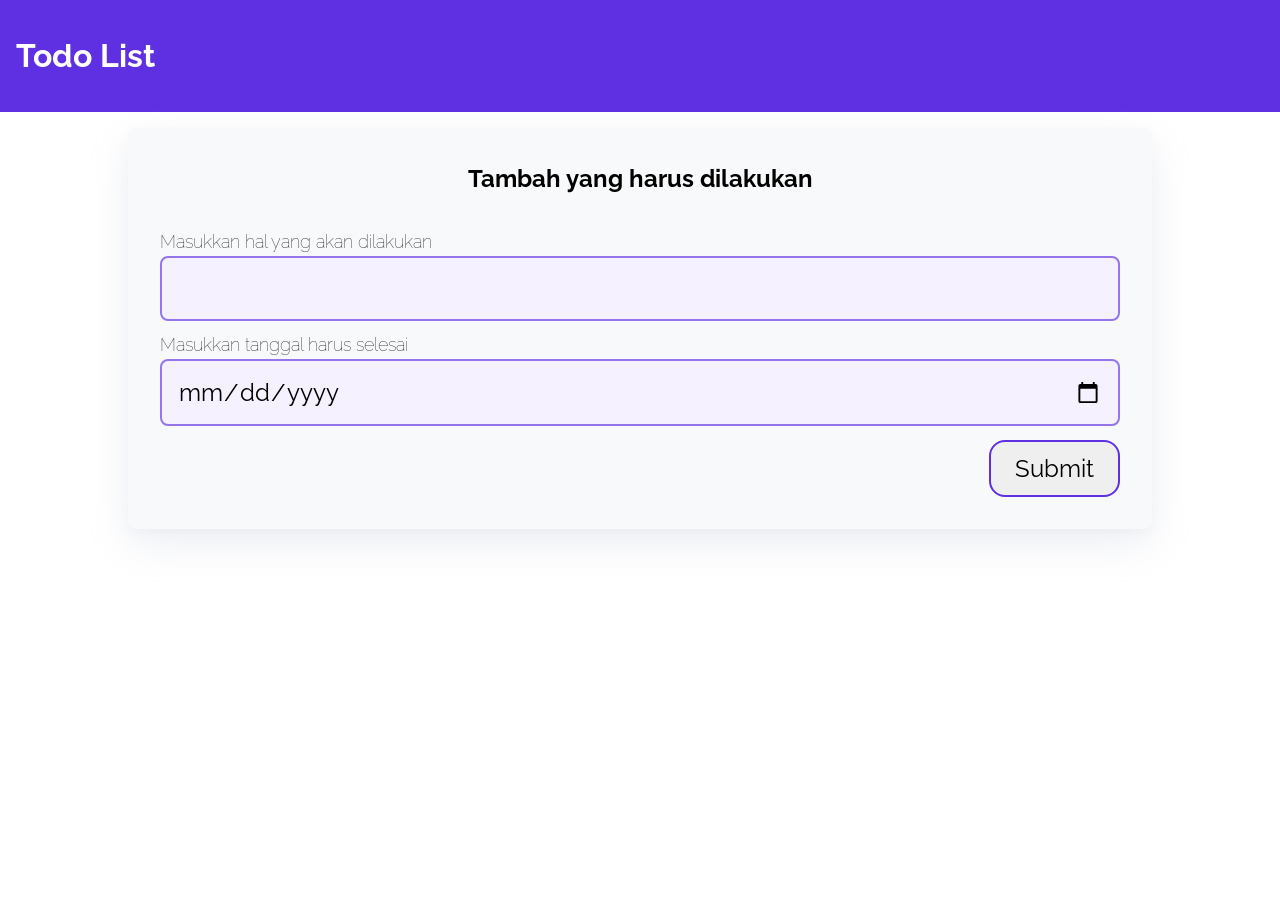
<file: index.html>
<!DOCTYPE html>
<html lang="en">
<head>
  <meta charset="UTF-8">
  <meta http-equiv="X-UA-Compatible" content="IE=edge">
  <meta name="viewport" content="width=device-width, initial-scale=1.0">
  
  <title>Todo Apps</title>
  <link rel="stylesheet" href="css/style.css">
</head>
<body>
<header>
  <h1>Todo List</h1>
</header>

<div class="wrapper">
  <div class="container bg-white shadow" id="add-todo">
    <h2 class="container-header text-center">Tambah yang harus dilakukan</h2>
    <form class="form" action="#" id="form">
      <div class="form-group form-title">
        <label for="title">Masukkan hal yang akan dilakukan</label>
        <input type="text" id="title" name="title" required>
      </div>
      <div class="form-group form-title">
        <label for="date">Masukkan tanggal harus selesai</label>
        <input type="date" id="date" name="date" required>
      </div>
      <input type="submit" value="Submit" name="Submit" class="btn-submit">
    </form>
  </div>
</div>

</body>
</html>
</file>
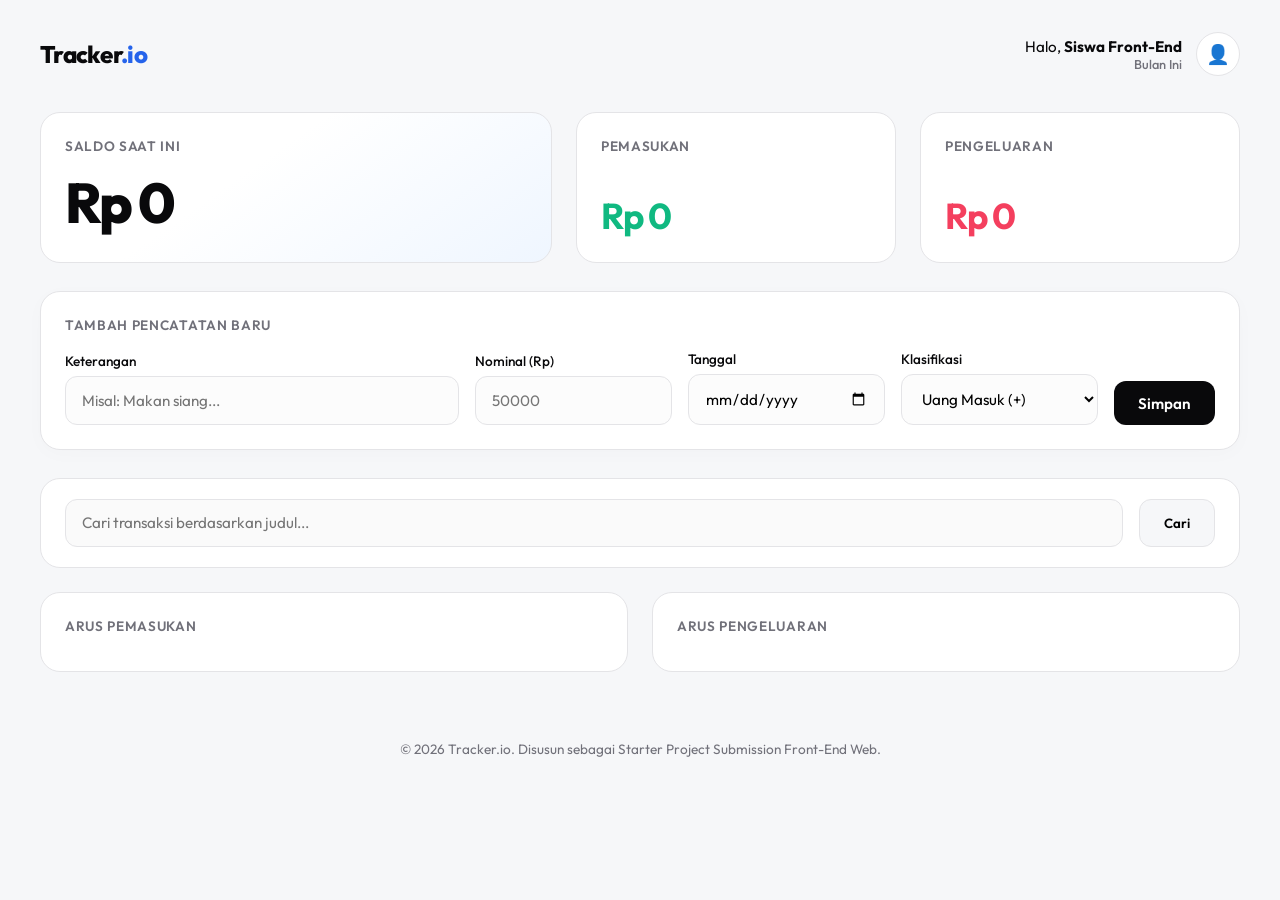
<file: expense-tracker-starter-project/index.html>
<!DOCTYPE html>
<html lang="id">
<head>
  <meta charset="UTF-8">
  <meta name="viewport" content="width=device-width, initial-scale=1.0">
  <title>Expense Tracker App</title>
  <link rel="stylesheet" href="style.css">
</head>
<body>

  <div class="tracker-app">

    <header class="tracker-header">
      <h1 class="tracker-header__title">Tracker<span style="color:var(--accent-blue)">.io</span></h1>
      <div class="tracker-header__user">
        <div class="tracker-header__user-info">
          <!-- TODO: Ganti "Siswa Front-End" dengan Nama Lengkap dan Username Dicoding kamu.
               Contoh: Halo, <strong>Budi (bdi002)</strong> -->
          <span class="tracker-header__greeting">Halo, <strong>Siswa Front-End</strong></span>
          <span class="tracker-header__date">Bulan Ini</span>
        </div>
        <div class="tracker-header__avatar" role="img" aria-label="Avatar Pengguna" aria-hidden="true">👤</div>
      </div>
    </header>

    <main>
      <section class="tracker-summary" aria-labelledby="summary-heading">
        <h2 id="summary-heading" class="visually-hidden">Ringkasan Keuangan</h2>

        <div class="tracker-summary__balance">
          <h3 class="tracker-summary__label">Saldo Saat Ini</h3>
          <p class="tracker-summary__balance-amount">Rp 0</p>
        </div>

        <div class="tracker-summary__stat">
          <h3 class="tracker-summary__label">Pemasukan</h3>
          <p class="tracker-summary__stat-amount tracker-summary__stat-amount--income">Rp 0</p>
        </div>

        <div class="tracker-summary__stat">
          <h3 class="tracker-summary__label">Pengeluaran</h3>
          <p class="tracker-summary__stat-amount tracker-summary__stat-amount--expense">Rp 0</p>
        </div>
      </section>

      <section class="tracker-form-section" aria-labelledby="form-heading">
        <div class="tracker-form-section__card">
          <h2 id="form-heading" class="tracker-form-section__heading">Tambah Pencatatan Baru</h2>

          <form id="transactionForm" data-testid="transactionForm" class="tracker-form">
            <div class="tracker-form__field">
              <label class="tracker-form__label" for="transactionFormTitleInput">Keterangan</label>
              <input type="text" id="transactionFormTitleInput" data-testid="transactionFormTitleInput" class="tracker-form__input" placeholder="Misal: Makan siang..." required>
            </div>
            <div class="tracker-form__field">
              <label class="tracker-form__label" for="transactionFormAmountInput">Nominal (Rp)</label>
              <input type="number" id="transactionFormAmountInput" data-testid="transactionFormAmountInput" class="tracker-form__input" placeholder="50000" min="1" required>
            </div>
            <div class="tracker-form__field">
              <label class="tracker-form__label" for="transactionFormDateInput">Tanggal</label>
              <input type="date" id="transactionFormDateInput" data-testid="transactionFormDateInput" class="tracker-form__input" required>
            </div>
            <div class="tracker-form__field">
              <label class="tracker-form__label" for="transactionFormTypeSelect">Klasifikasi</label>
              <select id="transactionFormTypeSelect" data-testid="transactionFormTypeSelect" class="tracker-form__input" required>
                <option value="income">Uang Masuk (+)</option>
                <option value="expense">Uang Keluar (-)</option>
              </select>
            </div>
            <button type="submit" data-testid="transactionFormSubmitButton" class="tracker-form__submit">Simpan</button>
          </form>
        </div>
      </section>

      <section class="tracker-history" aria-labelledby="history-heading">
        <h2 id="history-heading" class="visually-hidden">Riwayat Transaksi</h2>

        <div class="tracker-search">
          <form id="searchTransactionForm" data-testid="searchTransactionForm" class="tracker-search__form" role="search">
            <input type="search" id="searchTransactionFormTitleInput" data-testid="searchTransactionFormTitleInput" class="tracker-form__input" placeholder="Cari transaksi berdasarkan judul..." aria-label="Kata kunci pencarian transaksi">
            <button type="submit" data-testid="searchTransactionFormSubmitButton" class="tracker-search__submit" aria-label="Mulai Pencarian">Cari</button>
          </form>
        </div>

        <div class="tracker-history__grid">
          <div class="tracker-transaction-list">
            <div class="tracker-transaction-list__header">
              <h3 class="tracker-transaction-list__title">Arus Pemasukan</h3>
            </div>
            <!-- Jangan ubah atau hapus atribut data-testid pada elemen berikut -->
            <div id="incomeList" data-testid="incomeList" class="tracker-transaction-list__container">
              <!-- Kartu transaksi pemasukan akan disisipkan di sini oleh JavaScript -->
            </div>
          </div>

          <div class="tracker-transaction-list">
            <div class="tracker-transaction-list__header">
              <h3 class="tracker-transaction-list__title">Arus Pengeluaran</h3>
            </div>
            <!-- Jangan ubah atau hapus atribut data-testid pada elemen berikut -->
            <div id="expenseList" data-testid="expenseList" class="tracker-transaction-list__container">
              <!-- Kartu transaksi pengeluaran akan disisipkan di sini oleh JavaScript -->
            </div>
          </div>
        </div>
      </section>

    </main>

    <footer class="tracker-footer">
      <p>&#169; 2026 Tracker.io. Disusun sebagai Starter Project Submission Front-End Web.</p>
    </footer>

  </div>

  <script src="main.js"></script>
</body>
</html>
</file>
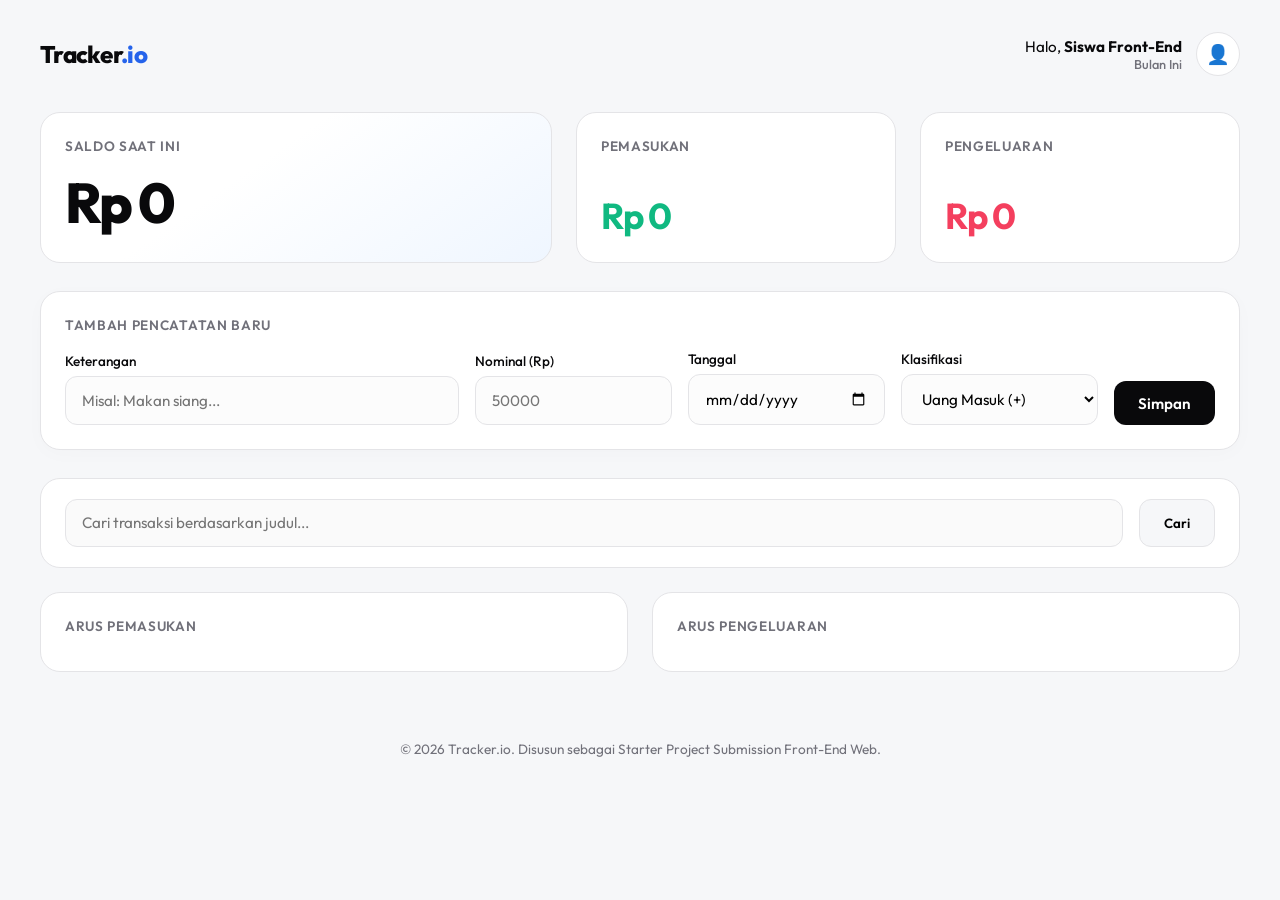
<file: submissions/expense-tracker-starter-project/index.html>
<!DOCTYPE html>
<html lang="id">
<head>
  <meta charset="UTF-8">
  <meta name="viewport" content="width=device-width, initial-scale=1.0">
  <title>Expense Tracker App</title>
  <link rel="stylesheet" href="style.css">
</head>
<body>

  <div class="tracker-app">

    <header class="tracker-header">
      <h1 class="tracker-header__title">Tracker<span style="color:var(--accent-blue)">.io</span></h1>
      <div class="tracker-header__user">
        <div class="tracker-header__user-info">
          <!-- TODO: Ganti "Siswa Front-End" dengan Nama Lengkap dan Username Dicoding kamu.
               Contoh: Halo, <strong>Budi (bdi002)</strong> -->
          <span class="tracker-header__greeting">Halo, <strong>Siswa Front-End</strong></span>
          <span class="tracker-header__date">Bulan Ini</span>
        </div>
        <div class="tracker-header__avatar" role="img" aria-label="Avatar Pengguna" aria-hidden="true">👤</div>
      </div>
    </header>

    <main>
      <section class="tracker-summary" aria-labelledby="summary-heading">
        <h2 id="summary-heading" class="visually-hidden">Ringkasan Keuangan</h2>

        <div class="tracker-summary__balance">
          <h3 class="tracker-summary__label">Saldo Saat Ini</h3>
          <p class="tracker-summary__balance-amount">Rp 0</p>
        </div>

        <div class="tracker-summary__stat">
          <h3 class="tracker-summary__label">Pemasukan</h3>
          <p class="tracker-summary__stat-amount tracker-summary__stat-amount--income">Rp 0</p>
        </div>

        <div class="tracker-summary__stat">
          <h3 class="tracker-summary__label">Pengeluaran</h3>
          <p class="tracker-summary__stat-amount tracker-summary__stat-amount--expense">Rp 0</p>
        </div>
      </section>

      <section class="tracker-form-section" aria-labelledby="form-heading">
        <div class="tracker-form-section__card">
          <h2 id="form-heading" class="tracker-form-section__heading">Tambah Pencatatan Baru</h2>

          <form id="transactionForm" data-testid="transactionForm" class="tracker-form">
            <div class="tracker-form__field">
              <label class="tracker-form__label" for="transactionFormTitleInput">Keterangan</label>
              <input type="text" id="transactionFormTitleInput" data-testid="transactionFormTitleInput" class="tracker-form__input" placeholder="Misal: Makan siang...">
            </div>
            <div class="tracker-form__field">
              <label class="tracker-form__label" for="transactionFormAmountInput">Nominal (Rp)</label>
              <input type="number" id="transactionFormAmountInput" data-testid="transactionFormAmountInput" class="tracker-form__input" placeholder="50000">
            </div>
            <div class="tracker-form__field">
              <label class="tracker-form__label" for="transactionFormDateInput">Tanggal</label>
              <input type="date" id="transactionFormDateInput" data-testid="transactionFormDateInput" class="tracker-form__input">
            </div>
            <div class="tracker-form__field">
              <label class="tracker-form__label" for="transactionFormTypeSelect">Klasifikasi</label>
              <select id="transactionFormTypeSelect" data-testid="transactionFormTypeSelect" class="tracker-form__input">
                <option value="income">Uang Masuk (+)</option>
                <option value="expense">Uang Keluar (-)</option>
              </select>
            </div>
            <button type="submit" data-testid="transactionFormSubmitButton" class="tracker-form__submit">Simpan</button>
          </form>
        </div>
      </section>

      <section class="tracker-history" aria-labelledby="history-heading">
        <h2 id="history-heading" class="visually-hidden">Riwayat Transaksi</h2>

        <div class="tracker-search">
          <form id="searchTransactionForm" data-testid="searchTransactionForm" class="tracker-search__form" role="search">
            <input type="search" id="searchTransactionFormTitleInput" data-testid="searchTransactionFormTitleInput" class="tracker-form__input" placeholder="Cari transaksi berdasarkan judul..." aria-label="Kata kunci pencarian transaksi">
            <button type="submit" data-testid="searchTransactionFormSubmitButton" class="tracker-search__submit" aria-label="Mulai Pencarian">Cari</button>
          </form>
        </div>

        <div class="tracker-history__grid">
          <div class="tracker-transaction-list">
            <div class="tracker-transaction-list__header">
              <h3 class="tracker-transaction-list__title">Arus Pemasukan</h3>
            </div>
            <!-- Jangan ubah atau hapus atribut data-testid pada elemen berikut -->
            <div id="incomeList" data-testid="incomeList" class="tracker-transaction-list__container">
              <!-- Kartu transaksi pemasukan akan disisipkan di sini oleh JavaScript -->
            </div>
          </div>

          <div class="tracker-transaction-list">
            <div class="tracker-transaction-list__header">
              <h3 class="tracker-transaction-list__title">Arus Pengeluaran</h3>
            </div>
            <!-- Jangan ubah atau hapus atribut data-testid pada elemen berikut -->
            <div id="expenseList" data-testid="expenseList" class="tracker-transaction-list__container">
              <!-- Kartu transaksi pengeluaran akan disisipkan di sini oleh JavaScript -->
            </div>
          </div>
        </div>
      </section>

    </main>

    <footer class="tracker-footer">
      <p>&#169; 2026 Tracker.io. Disusun sebagai Starter Project Submission Front-End Web.</p>
    </footer>

  </div>

  <script src="main.js"></script>
</body>
</html>
</file>
<file: css/style.css>
@import url('https://fonts.googleapis.com/css2?family=Raleway&display=swap');

*, *::before, *::after {
    box-sizing: border-box;
}

html, body {
    font-family: Raleway, sans-serif;
    margin: 0;
    padding: 0;
    box-sizing: border-box;
}

header {
    background: #5F30E2;
    padding: 16px;
    color: white;
}

.wrapper {
    display: flex;
    flex-direction: column;
    align-items: center;
}

.wrapper .container {
    width: 1024px;
    border-radius: 8px;
    margin: 16px;
    background: #F8F9FA;
    padding: 16px;
    flex-grow: 1;
    height: fit-content;
}

.item {
    border-radius: 16px;
    margin-top: 16px;
    padding: 12px 24px 12px 24px;
    background: white;
    display: flex;
    align-items: center;
}

.item > .inner h2 {
    margin-bottom: unset;
}

.item > .inner p {
    margin-top: 5px;
}

.form {
    display: flex;
    padding: 16px;
    flex-direction: column;
    height: 300px;
    border-radius: 16px;
}

.form-group {
    display: flex;
    flex-direction: column;
}

.form-group label {
    margin-bottom: 4px;
    font-size: 18px;
    font-weight: lighter;
}

.shadow {
    box-shadow: 0 5px 10px rgba(154, 160, 185, .05), 0 15px 40px rgba(166, 173, 201, .2);
}

input[type=text], input[type=date] {
    font-family: Raleway, sans-serif;
    background: #F5F1FF;
    border: 2px solid #9475EA;
    border-radius: 8px;
    padding: 16px;
    box-sizing: border-box;
    margin-bottom: 8px;
    font-size: 24px;
}

.btn-submit {
    width: fit-content;
    font-family: Raleway, sans-serif;
    border-radius: 16px;
    padding: 12px 24px;
    border: 2px solid #5F30E2;
    color: black;
    font-size: 24px;
    margin-top: auto;
    align-self: flex-end;
    cursor: pointer;
}

.btn-submit:hover {
    background: #5F30E2;
    color: white;
}

input[type=text], input[type=date], .btn-submit:focus {
    outline: none;
}

.text-center {
    text-align: center;
}

.form-title {
    margin: auto 0;
}

.check-button {
    background: url('../assets/check-outline.svg');
    background-size: contain;
    width: 40px;
    height: 40px;
    margin-left: auto;
    cursor: pointer;
    border: none;
}

.check-button:hover {
    background: url('../assets/check-solid.svg');
    background-size: contain;
}

.trash-button {
    background: url('../assets/trash-outline.svg');
    background-size: contain;
    width: 40px;
    height: 40px;
    margin-left: 16px;
    cursor: pointer;
    border: none;
}

.trash-button:hover {
    background: url('../assets/trash-fill.svg');
    background-size: contain;
}

.undo-button {
    background: url('../assets/undo-ouline.svg');
    background-size: contain;
    width: 40px;
    height: 40px;
    margin-left: auto;
    cursor: pointer;
    border: none;
}

.undo-button:hover {
    background: url('../assets/undo-ouline.svg');
    background-size: contain;
}

.check-button:focus, .trash-button {
    outline: none;
}

@media only screen and (max-width: 1024px) {
    .wrapper {
        margin: 0;
    }

    .wrapper .container {
        width: 100%;
    }

    .list-item {
        width: 90%;
    }

    .form {
        width: 100%;
    }
}
</file>
<file: expense-tracker-starter-project/style.css>
/* =========================================================
   Expense Tracker App — style.css
   Penamaan class menggunakan konvensi BEM dengan namespace "tracker"
   ========================================================= */

@import url('https://fonts.googleapis.com/css2?family=Outfit:wght@400;500;600;700;800&display=swap');

:root {
  --bg-page: #F6F7F9;
  --bg-card: #FFFFFF;

  --text-dark: #09090B;
  --text-muted: #71717A;

  --accent-blue: #2563EB;
  --accent-light: #EFF6FF;

  --color-income: #10B981;
  --bg-income: #ECFDF5;
  --color-expense: #F43F5E;
  --bg-expense: #FFF1F2;

  --border-light: #E4E4E7;

  --font-family: 'Outfit', sans-serif;
  --card-radius: 20px;
  --card-padding: 24px;
}

* { margin: 0; padding: 0; box-sizing: border-box; }

body {
  background-color: var(--bg-page);
  color: var(--text-dark);
  font-family: var(--font-family);
  -webkit-font-smoothing: antialiased;
  padding: 1.5rem;
  display: flex;
  justify-content: center;
}

/* =========================================================
   UTILITAS AKSESIBILITAS (SCREEN READER ONLY)
   ========================================================= */
.visually-hidden {
  position: absolute;
  width: 1px;
  height: 1px;
  padding: 0;
  margin: -1px;
  overflow: hidden;
  clip: rect(0, 0, 0, 0);
  white-space: nowrap;
  border: 0;
}

/* =========================================================
   TRACKER APP — WRAPPER UTAMA
   ========================================================= */
.tracker-app {
  max-width: 1200px;
  width: 100%;
  display: flex;
  flex-direction: column;
  gap: 1.75rem;
}

.tracker-app main {
  display: flex;
  flex-direction: column;
  gap: 1.75rem;
}

/* Kartu dasar yang dipakai bersama di semua section */
.tracker-summary__balance,
.tracker-summary__stat,
.tracker-form-section__card,
.tracker-search,
.tracker-transaction-list {
  background: var(--bg-card);
  border-radius: var(--card-radius);
  border: 1px solid var(--border-light);
  padding: var(--card-padding);
  display: flex;
  flex-direction: column;
  min-width: 0;
}

/* =========================================================
   TRACKER HEADER
   ========================================================= */
.tracker-header {
  display: flex;
  justify-content: space-between;
  align-items: center;
  padding: 0.5rem 0;
}

.tracker-header__title {
  font-size: 1.5rem;
  font-weight: 800;
  letter-spacing: -0.03em;
}

.tracker-header__user {
  display: flex;
  align-items: center;
  gap: 0.85rem;
}

.tracker-header__user-info {
  display: flex;
  flex-direction: column;
  align-items: flex-end;
}

.tracker-header__greeting {
  font-size: 0.95rem;
  color: var(--text-dark);
}

.tracker-header__date {
  font-size: 0.8rem;
  color: var(--text-muted);
  font-weight: 500;
}

.tracker-header__avatar {
  width: 44px;
  height: 44px;
  border-radius: 50%;
  background-color: var(--bg-card);
  border: 1px solid var(--border-light);
  display: flex;
  align-items: center;
  justify-content: center;
  font-size: 1.2rem;
}

/* =========================================================
   TRACKER SUMMARY — RINGKASAN SALDO
   ========================================================= */
.tracker-summary {
  display: grid;
  grid-template-columns: 2fr 1.25fr 1.25fr;
  gap: 1.5rem;
}

.tracker-summary__label {
  font-size: 0.85rem;
  font-weight: 600;
  text-transform: uppercase;
  color: var(--text-muted);
  letter-spacing: 0.05em;
  margin-bottom: 0.75rem;
}

.tracker-summary__balance {
  background: linear-gradient(145deg, var(--bg-card) 40%, var(--accent-light) 100%);
}

.tracker-summary__balance-amount {
  font-size: 3.5rem;
  font-weight: 800;
  letter-spacing: -0.05em;
  margin-top: auto;
}

.tracker-summary__stat-amount {
  font-size: 2.25rem;
  font-weight: 700;
  letter-spacing: -0.04em;
  margin-top: auto;
}

.tracker-summary__stat-amount--income { color: var(--color-income); }
.tracker-summary__stat-amount--expense { color: var(--color-expense); }

/* =========================================================
   TRACKER FORM — INPUT TRANSAKSI BARU
   ========================================================= */
.tracker-form-section__card {
  box-shadow: 0 4px 20px rgba(0,0,0,0.02);
}

.tracker-form-section__heading {
  font-size: 0.85rem;
  font-weight: 600;
  text-transform: uppercase;
  color: var(--text-muted);
  letter-spacing: 0.05em;
  margin-bottom: 1rem;
}

.tracker-form {
  display: grid;
  grid-template-columns: 2fr 1fr 1fr 1fr auto;
  gap: 1rem;
  align-items: end;
}

.tracker-form__field {
  display: flex;
  flex-direction: column;
  gap: 0.4rem;
}

.tracker-form__label {
  font-size: 0.85rem;
  font-weight: 500;
  color: var(--text-dark);
}

.tracker-form__input {
  width: 100%;
  padding: 0.85rem 1rem;
  border-radius: 12px;
  border: 1px solid var(--border-light);
  background: #FCFCFC;
  font-family: inherit;
  font-size: 0.95rem;
  outline: none;
  transition: border-color 0.2s;
}

.tracker-form__input:focus {
  border-color: var(--accent-blue);
  background: var(--bg-card);
}

.tracker-form__submit {
  background: var(--text-dark);
  color: #fff;
  border: none;
  padding: 0.85rem 1.5rem;
  height: 44px;
  border-radius: 12px;
  font-family: inherit;
  font-weight: 600;
  font-size: 0.95rem;
  cursor: pointer;
  transition: transform 0.1s, opacity 0.2s;
}

.tracker-form__submit:hover { opacity: 0.85; }
.tracker-form__submit:active { transform: scale(0.98); }

/* =========================================================
   TRACKER SEARCH — FORM PENCARIAN
   ========================================================= */
.tracker-history {
  display: flex;
  flex-direction: column;
  gap: 1.5rem;
}

.tracker-search {
  padding: 1.25rem 1.5rem;
}

.tracker-search__form {
  display: flex;
  gap: 1rem;
}

.tracker-search__form .tracker-form__input {
  flex: 1;
  background: #FAFAFA;
}

.tracker-search__submit {
  background: var(--bg-page);
  border: 1px solid var(--border-light);
  padding: 0 1.5rem;
  border-radius: 12px;
  font-family: inherit;
  font-weight: 600;
  cursor: pointer;
  transition: background-color 0.2s;
}

.tracker-search__submit:hover { background: #E4E4E7; }

/* =========================================================
   TRACKER HISTORY — DAFTAR TRANSAKSI
   ========================================================= */
.tracker-history__grid {
  display: grid;
  grid-template-columns: 1fr 1fr;
  gap: 1.5rem;
}

.tracker-transaction-list__header {
  display: flex;
  justify-content: space-between;
  margin-bottom: 0.75rem;
}

.tracker-transaction-list__title {
  font-size: 0.85rem;
  font-weight: 600;
  text-transform: uppercase;
  color: var(--text-muted);
  letter-spacing: 0.05em;
}

.tracker-transaction-list__container {
  display: flex;
  flex-direction: column;
  gap: 0.75rem;
}

/* =========================================================
   TRACKER TRANSACTION ITEM — KARTU TRANSAKSI
   ========================================================= */
.tracker-transaction-item {
  display: flex;
  align-items: center;
  gap: 1rem;
  padding: 0.75rem 0;
  border-bottom: 1px solid var(--border-light);
}

.tracker-transaction-item:last-child { border-bottom: none; }

.tracker-transaction-item__icon {
  width: 48px;
  height: 48px;
  border-radius: 16px;
  display: flex;
  align-items: center;
  justify-content: center;
  font-size: 1.5rem;
  flex-shrink: 0;
}

.tracker-transaction-item__icon--income {
  background: var(--bg-income);
  color: var(--color-income);
}

.tracker-transaction-item__icon--expense {
  background: var(--bg-expense);
  color: var(--color-expense);
}

.tracker-transaction-item__detail {
  flex: 1;
  min-width: 0;
}

.tracker-transaction-item__title {
  font-weight: 600;
  font-size: 1.05rem;
  white-space: nowrap;
  overflow: hidden;
  text-overflow: ellipsis;
}

.tracker-transaction-item__date {
  font-size: 0.8rem;
  color: var(--text-muted);
}

.tracker-transaction-item__right {
  display: flex;
  flex-direction: column;
  align-items: flex-end;
  gap: 0.25rem;
  flex-shrink: 0;
}

.tracker-transaction-item__amount {
  font-weight: 700;
  font-size: 1.1rem;
}

.tracker-transaction-item__amount--income { color: var(--color-income); }
.tracker-transaction-item__amount--expense { color: var(--color-expense); }

.tracker-transaction-item__actions {
  display: flex;
  gap: 0.25rem;
  flex-wrap: wrap;
  justify-content: flex-end;
}

.tracker-transaction-item__btn {
  background: var(--bg-page);
  border: 1px solid var(--border-light);
  padding: 0.2rem 0.4rem;
  font-size: 0.75rem;
  border-radius: 6px;
  cursor: pointer;
  font-family: inherit;
  transition: background-color 0.2s, color 0.2s;
}

.tracker-transaction-item__btn:hover {
  background: var(--border-light);
  color: var(--text-dark);
}

/* =========================================================
   TRACKER FOOTER
   ========================================================= */
.tracker-footer {
  text-align: center;
  padding: 1.5rem 0 0.5rem 0;
  color: var(--text-muted);
  font-size: 0.85rem;
  margin-top: 1rem;
}

/* =========================================================
   RESPONSIVE — TABLET (≤ 1024px)
   ========================================================= */
@media (max-width: 1024px) {
  .tracker-summary {
    grid-template-columns: 1fr 1fr;
  }

  .tracker-summary__balance {
    grid-column: span 2;
  }

  .tracker-form {
    grid-template-columns: 1fr 1fr;
  }

  .tracker-form__field:nth-child(1) {
    grid-column: span 2;
  }

  .tracker-form__submit {
    grid-column: span 2;
  }

  .tracker-history__grid {
    grid-template-columns: 1fr;
  }
}

/* =========================================================
   RESPONSIVE — MOBILE (≤ 768px)
   ========================================================= */
@media (max-width: 768px) {
  body { padding: 0.75rem; }

  .tracker-app,
  .tracker-app main { gap: 1rem; }

  .tracker-summary {
    grid-template-columns: 1fr;
    gap: 1rem;
  }

  .tracker-summary__balance,
  .tracker-summary__stat {
    grid-column: span 1;
    padding: 1.25rem;
  }

  .tracker-summary__balance-amount {
    font-size: 2.25rem;
    word-break: break-all;
  }

  .tracker-summary__stat-amount { font-size: 1.75rem; }

  .tracker-form-section__card { padding: 1.25rem; }

  .tracker-form {
    display: flex;
    flex-direction: column;
    align-items: stretch;
    gap: 1.25rem;
  }

  .tracker-form__submit { width: 100%; margin-top: 0.5rem; }

  .tracker-history__grid {
    grid-template-columns: 1fr;
    gap: 1rem;
  }
}

/* =========================================================
   RESPONSIVE — MOBILE KECIL (≤ 640px)
   ========================================================= */
@media (max-width: 640px) {
  .tracker-search__form { flex-direction: column; }
  .tracker-search__submit { width: 100%; padding: 0.85rem; }

  .tracker-transaction-item {
    flex-wrap: wrap;
    align-items: flex-start;
  }

  .tracker-transaction-item__right {
    width: 100%;
    flex-direction: column;
    align-items: stretch;
    margin-top: 0.5rem;
    gap: 0.75rem;
  }

  .tracker-transaction-item__amount {
    padding-left: 4rem;
  }

  .tracker-transaction-item__actions { width: 100%; }

  .tracker-transaction-item__btn {
    flex: 1;
    padding: 0.75rem 0;
    font-size: 0.85rem;
    font-weight: 500;
  }
}
</file>
<file: submissions/expense-tracker-starter-project/style.css>
/* =========================================================
   Expense Tracker App — style.css
   Penamaan class menggunakan konvensi BEM dengan namespace "tracker"
   ========================================================= */

@import url('https://fonts.googleapis.com/css2?family=Outfit:wght@400;500;600;700;800&display=swap');

:root {
  --bg-page: #F6F7F9;
  --bg-card: #FFFFFF;

  --text-dark: #09090B;
  --text-muted: #71717A;

  --accent-blue: #2563EB;
  --accent-light: #EFF6FF;

  --color-income: #10B981;
  --bg-income: #ECFDF5;
  --color-expense: #F43F5E;
  --bg-expense: #FFF1F2;

  --border-light: #E4E4E7;

  --font-family: 'Outfit', sans-serif;
  --card-radius: 20px;
  --card-padding: 24px;
}

* { margin: 0; padding: 0; box-sizing: border-box; }

body {
  background-color: var(--bg-page);
  color: var(--text-dark);
  font-family: var(--font-family);
  -webkit-font-smoothing: antialiased;
  padding: 1.5rem;
  display: flex;
  justify-content: center;
}

/* =========================================================
   UTILITAS AKSESIBILITAS (SCREEN READER ONLY)
   ========================================================= */
.visually-hidden {
  position: absolute;
  width: 1px;
  height: 1px;
  padding: 0;
  margin: -1px;
  overflow: hidden;
  clip: rect(0, 0, 0, 0);
  white-space: nowrap;
  border: 0;
}

/* =========================================================
   TRACKER APP — WRAPPER UTAMA
   ========================================================= */
.tracker-app {
  max-width: 1200px;
  width: 100%;
  display: flex;
  flex-direction: column;
  gap: 1.75rem;
}

.tracker-app main {
  display: flex;
  flex-direction: column;
  gap: 1.75rem;
}

/* Kartu dasar yang dipakai bersama di semua section */
.tracker-summary__balance,
.tracker-summary__stat,
.tracker-form-section__card,
.tracker-search,
.tracker-transaction-list {
  background: var(--bg-card);
  border-radius: var(--card-radius);
  border: 1px solid var(--border-light);
  padding: var(--card-padding);
  display: flex;
  flex-direction: column;
  min-width: 0;
}

/* =========================================================
   TRACKER HEADER
   ========================================================= */
.tracker-header {
  display: flex;
  justify-content: space-between;
  align-items: center;
  padding: 0.5rem 0;
}

.tracker-header__title {
  font-size: 1.5rem;
  font-weight: 800;
  letter-spacing: -0.03em;
}

.tracker-header__user {
  display: flex;
  align-items: center;
  gap: 0.85rem;
}

.tracker-header__user-info {
  display: flex;
  flex-direction: column;
  align-items: flex-end;
}

.tracker-header__greeting {
  font-size: 0.95rem;
  color: var(--text-dark);
}

.tracker-header__date {
  font-size: 0.8rem;
  color: var(--text-muted);
  font-weight: 500;
}

.tracker-header__avatar {
  width: 44px;
  height: 44px;
  border-radius: 50%;
  background-color: var(--bg-card);
  border: 1px solid var(--border-light);
  display: flex;
  align-items: center;
  justify-content: center;
  font-size: 1.2rem;
}

/* =========================================================
   TRACKER SUMMARY — RINGKASAN SALDO
   ========================================================= */
.tracker-summary {
  display: grid;
  grid-template-columns: 2fr 1.25fr 1.25fr;
  gap: 1.5rem;
}

.tracker-summary__label {
  font-size: 0.85rem;
  font-weight: 600;
  text-transform: uppercase;
  color: var(--text-muted);
  letter-spacing: 0.05em;
  margin-bottom: 0.75rem;
}

.tracker-summary__balance {
  background: linear-gradient(145deg, var(--bg-card) 40%, var(--accent-light) 100%);
}

.tracker-summary__balance-amount {
  font-size: 3.5rem;
  font-weight: 800;
  letter-spacing: -0.05em;
  margin-top: auto;
}

.tracker-summary__stat-amount {
  font-size: 2.25rem;
  font-weight: 700;
  letter-spacing: -0.04em;
  margin-top: auto;
}

.tracker-summary__stat-amount--income { color: var(--color-income); }
.tracker-summary__stat-amount--expense { color: var(--color-expense); }

/* =========================================================
   TRACKER FORM — INPUT TRANSAKSI BARU
   ========================================================= */
.tracker-form-section__card {
  box-shadow: 0 4px 20px rgba(0,0,0,0.02);
}

.tracker-form-section__heading {
  font-size: 0.85rem;
  font-weight: 600;
  text-transform: uppercase;
  color: var(--text-muted);
  letter-spacing: 0.05em;
  margin-bottom: 1rem;
}

.tracker-form {
  display: grid;
  grid-template-columns: 2fr 1fr 1fr 1fr auto;
  gap: 1rem;
  align-items: end;
}

.tracker-form__field {
  display: flex;
  flex-direction: column;
  gap: 0.4rem;
}

.tracker-form__label {
  font-size: 0.85rem;
  font-weight: 500;
  color: var(--text-dark);
}

.tracker-form__input {
  width: 100%;
  padding: 0.85rem 1rem;
  border-radius: 12px;
  border: 1px solid var(--border-light);
  background: #FCFCFC;
  font-family: inherit;
  font-size: 0.95rem;
  outline: none;
  transition: border-color 0.2s;
}

.tracker-form__input:focus {
  border-color: var(--accent-blue);
  background: var(--bg-card);
}

.tracker-form__submit {
  background: var(--text-dark);
  color: #fff;
  border: none;
  padding: 0.85rem 1.5rem;
  height: 44px;
  border-radius: 12px;
  font-family: inherit;
  font-weight: 600;
  font-size: 0.95rem;
  cursor: pointer;
  transition: transform 0.1s, opacity 0.2s;
}

.tracker-form__submit:hover { opacity: 0.85; }
.tracker-form__submit:active { transform: scale(0.98); }

/* =========================================================
   TRACKER SEARCH — FORM PENCARIAN
   ========================================================= */
.tracker-history {
  display: flex;
  flex-direction: column;
  gap: 1.5rem;
}

.tracker-search {
  padding: 1.25rem 1.5rem;
}

.tracker-search__form {
  display: flex;
  gap: 1rem;
}

.tracker-search__form .tracker-form__input {
  flex: 1;
  background: #FAFAFA;
}

.tracker-search__submit {
  background: var(--bg-page);
  border: 1px solid var(--border-light);
  padding: 0 1.5rem;
  border-radius: 12px;
  font-family: inherit;
  font-weight: 600;
  cursor: pointer;
  transition: background-color 0.2s;
}

.tracker-search__submit:hover { background: #E4E4E7; }

/* =========================================================
   TRACKER HISTORY — DAFTAR TRANSAKSI
   ========================================================= */
.tracker-history__grid {
  display: grid;
  grid-template-columns: 1fr 1fr;
  gap: 1.5rem;
}

.tracker-transaction-list__header {
  display: flex;
  justify-content: space-between;
  margin-bottom: 0.75rem;
}

.tracker-transaction-list__title {
  font-size: 0.85rem;
  font-weight: 600;
  text-transform: uppercase;
  color: var(--text-muted);
  letter-spacing: 0.05em;
}

.tracker-transaction-list__container {
  display: flex;
  flex-direction: column;
  gap: 0.75rem;
}

/* =========================================================
   TRACKER TRANSACTION ITEM — KARTU TRANSAKSI
   ========================================================= */
.tracker-transaction-item {
  display: flex;
  align-items: center;
  gap: 1rem;
  padding: 0.75rem 0;
  border-bottom: 1px solid var(--border-light);
}

.tracker-transaction-item:last-child { border-bottom: none; }

.tracker-transaction-item__icon {
  width: 48px;
  height: 48px;
  border-radius: 16px;
  display: flex;
  align-items: center;
  justify-content: center;
  font-size: 1.5rem;
  flex-shrink: 0;
}

.tracker-transaction-item__icon--income {
  background: var(--bg-income);
  color: var(--color-income);
}

.tracker-transaction-item__icon--expense {
  background: var(--bg-expense);
  color: var(--color-expense);
}

.tracker-transaction-item__detail {
  flex: 1;
  min-width: 0;
}

.tracker-transaction-item__title {
  font-weight: 600;
  font-size: 1.05rem;
  white-space: nowrap;
  overflow: hidden;
  text-overflow: ellipsis;
}

.tracker-transaction-item__date {
  font-size: 0.8rem;
  color: var(--text-muted);
}

.tracker-transaction-item__right {
  display: flex;
  flex-direction: column;
  align-items: flex-end;
  gap: 0.25rem;
  flex-shrink: 0;
}

.tracker-transaction-item__amount {
  font-weight: 700;
  font-size: 1.1rem;
}

.tracker-transaction-item__amount--income { color: var(--color-income); }
.tracker-transaction-item__amount--expense { color: var(--color-expense); }

.tracker-transaction-item__actions {
  display: flex;
  gap: 0.25rem;
  flex-wrap: wrap;
  justify-content: flex-end;
}

.tracker-transaction-item__btn {
  background: var(--bg-page);
  border: 1px solid var(--border-light);
  padding: 0.2rem 0.4rem;
  font-size: 0.75rem;
  border-radius: 6px;
  cursor: pointer;
  font-family: inherit;
  transition: background-color 0.2s, color 0.2s;
}

.tracker-transaction-item__btn:hover {
  background: var(--border-light);
  color: var(--text-dark);
}

/* =========================================================
   TRACKER FOOTER
   ========================================================= */
.tracker-footer {
  text-align: center;
  padding: 1.5rem 0 0.5rem 0;
  color: var(--text-muted);
  font-size: 0.85rem;
  margin-top: 1rem;
}

/* =========================================================
   RESPONSIVE — TABLET (≤ 1024px)
   ========================================================= */
@media (max-width: 1024px) {
  .tracker-summary {
    grid-template-columns: 1fr 1fr;
  }

  .tracker-summary__balance {
    grid-column: span 2;
  }

  .tracker-form {
    grid-template-columns: 1fr 1fr;
  }

  .tracker-form__field:nth-child(1) {
    grid-column: span 2;
  }

  .tracker-form__submit {
    grid-column: span 2;
  }

  .tracker-history__grid {
    grid-template-columns: 1fr;
  }
}

/* =========================================================
   RESPONSIVE — MOBILE (≤ 768px)
   ========================================================= */
@media (max-width: 768px) {
  body { padding: 0.75rem; }

  .tracker-app,
  .tracker-app main { gap: 1rem; }

  .tracker-summary {
    grid-template-columns: 1fr;
    gap: 1rem;
  }

  .tracker-summary__balance,
  .tracker-summary__stat {
    grid-column: span 1;
    padding: 1.25rem;
  }

  .tracker-summary__balance-amount {
    font-size: 2.25rem;
    word-break: break-all;
  }

  .tracker-summary__stat-amount { font-size: 1.75rem; }

  .tracker-form-section__card { padding: 1.25rem; }

  .tracker-form {
    display: flex;
    flex-direction: column;
    align-items: stretch;
    gap: 1.25rem;
  }

  .tracker-form__submit { width: 100%; margin-top: 0.5rem; }

  .tracker-history__grid {
    grid-template-columns: 1fr;
    gap: 1rem;
  }
}

/* =========================================================
   RESPONSIVE — MOBILE KECIL (≤ 640px)
   ========================================================= */
@media (max-width: 640px) {
  .tracker-search__form { flex-direction: column; }
  .tracker-search__submit { width: 100%; padding: 0.85rem; }

  .tracker-transaction-item {
    flex-wrap: wrap;
    align-items: flex-start;
  }

  .tracker-transaction-item__right {
    width: 100%;
    flex-direction: column;
    align-items: stretch;
    margin-top: 0.5rem;
    gap: 0.75rem;
  }

  .tracker-transaction-item__amount {
    padding-left: 4rem;
  }

  .tracker-transaction-item__actions { width: 100%; }

  .tracker-transaction-item__btn {
    flex: 1;
    padding: 0.75rem 0;
    font-size: 0.85rem;
    font-weight: 500;
  }
}
</file>
